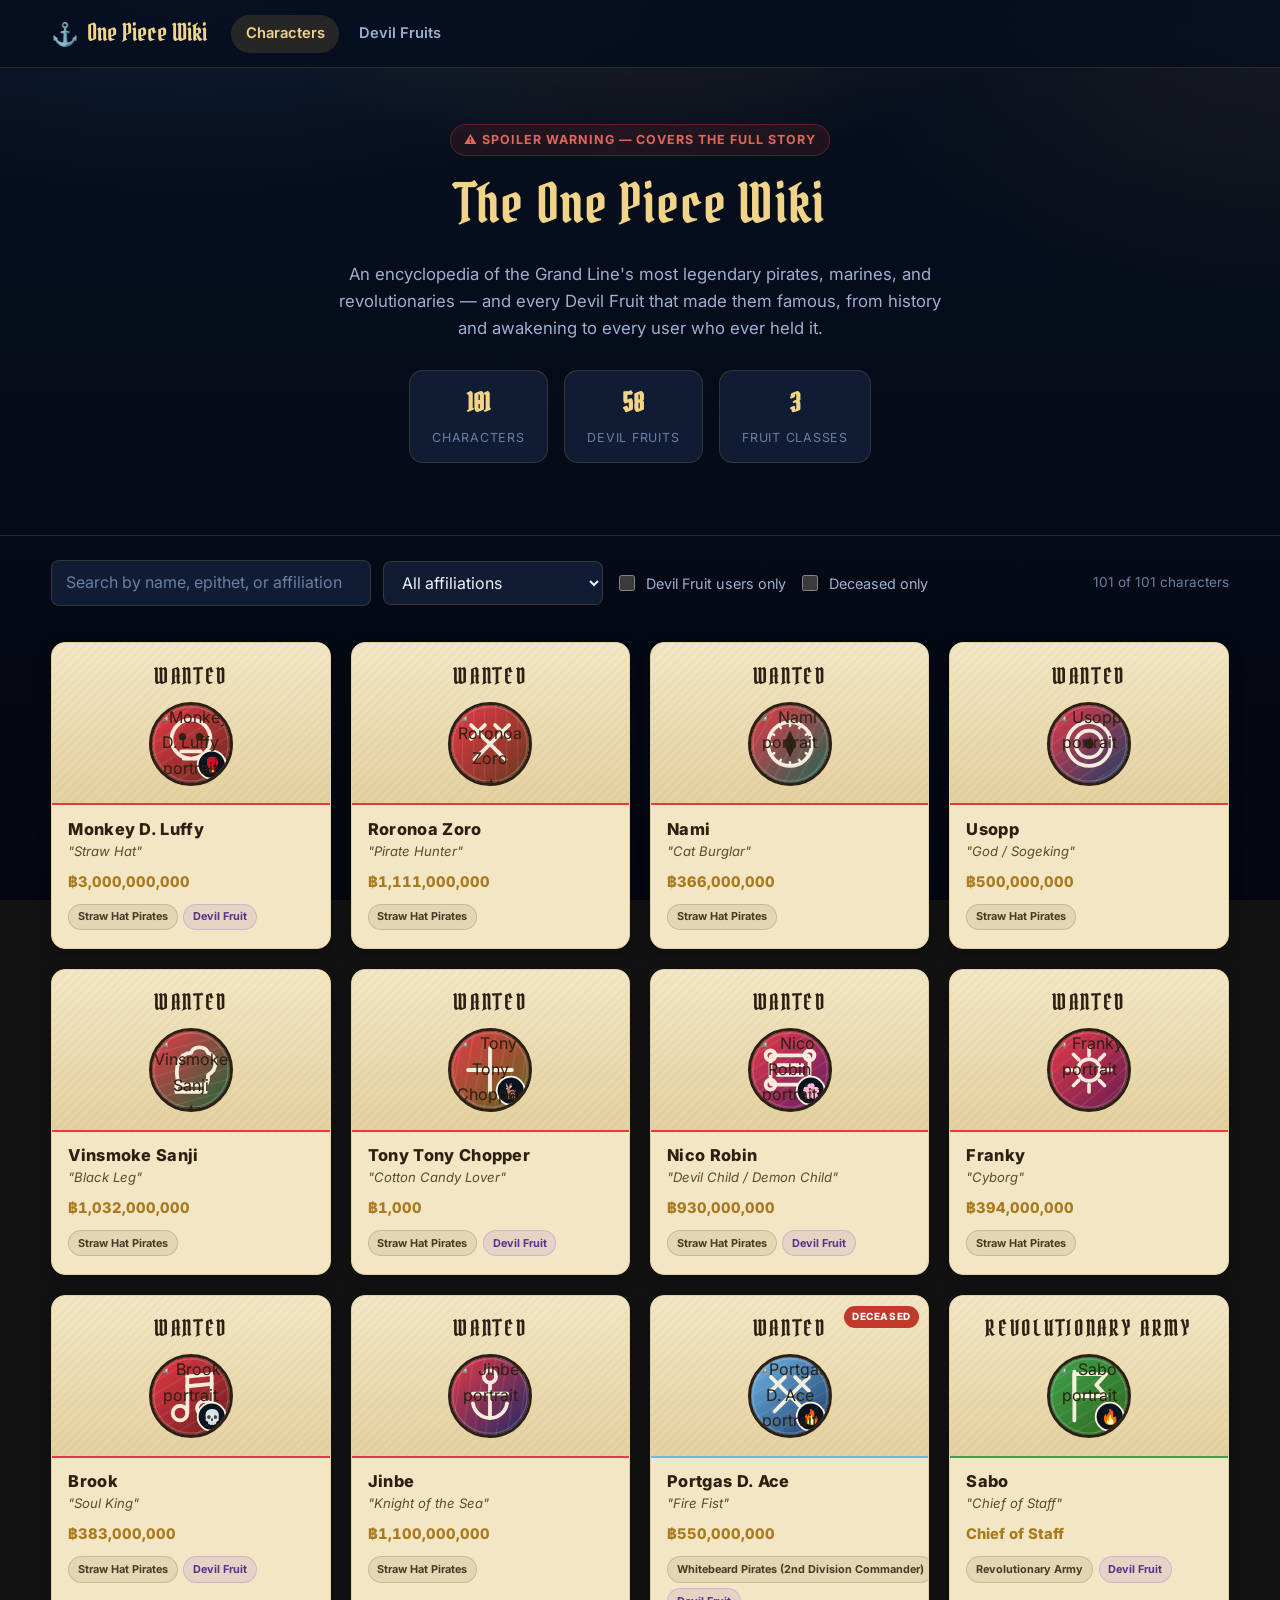
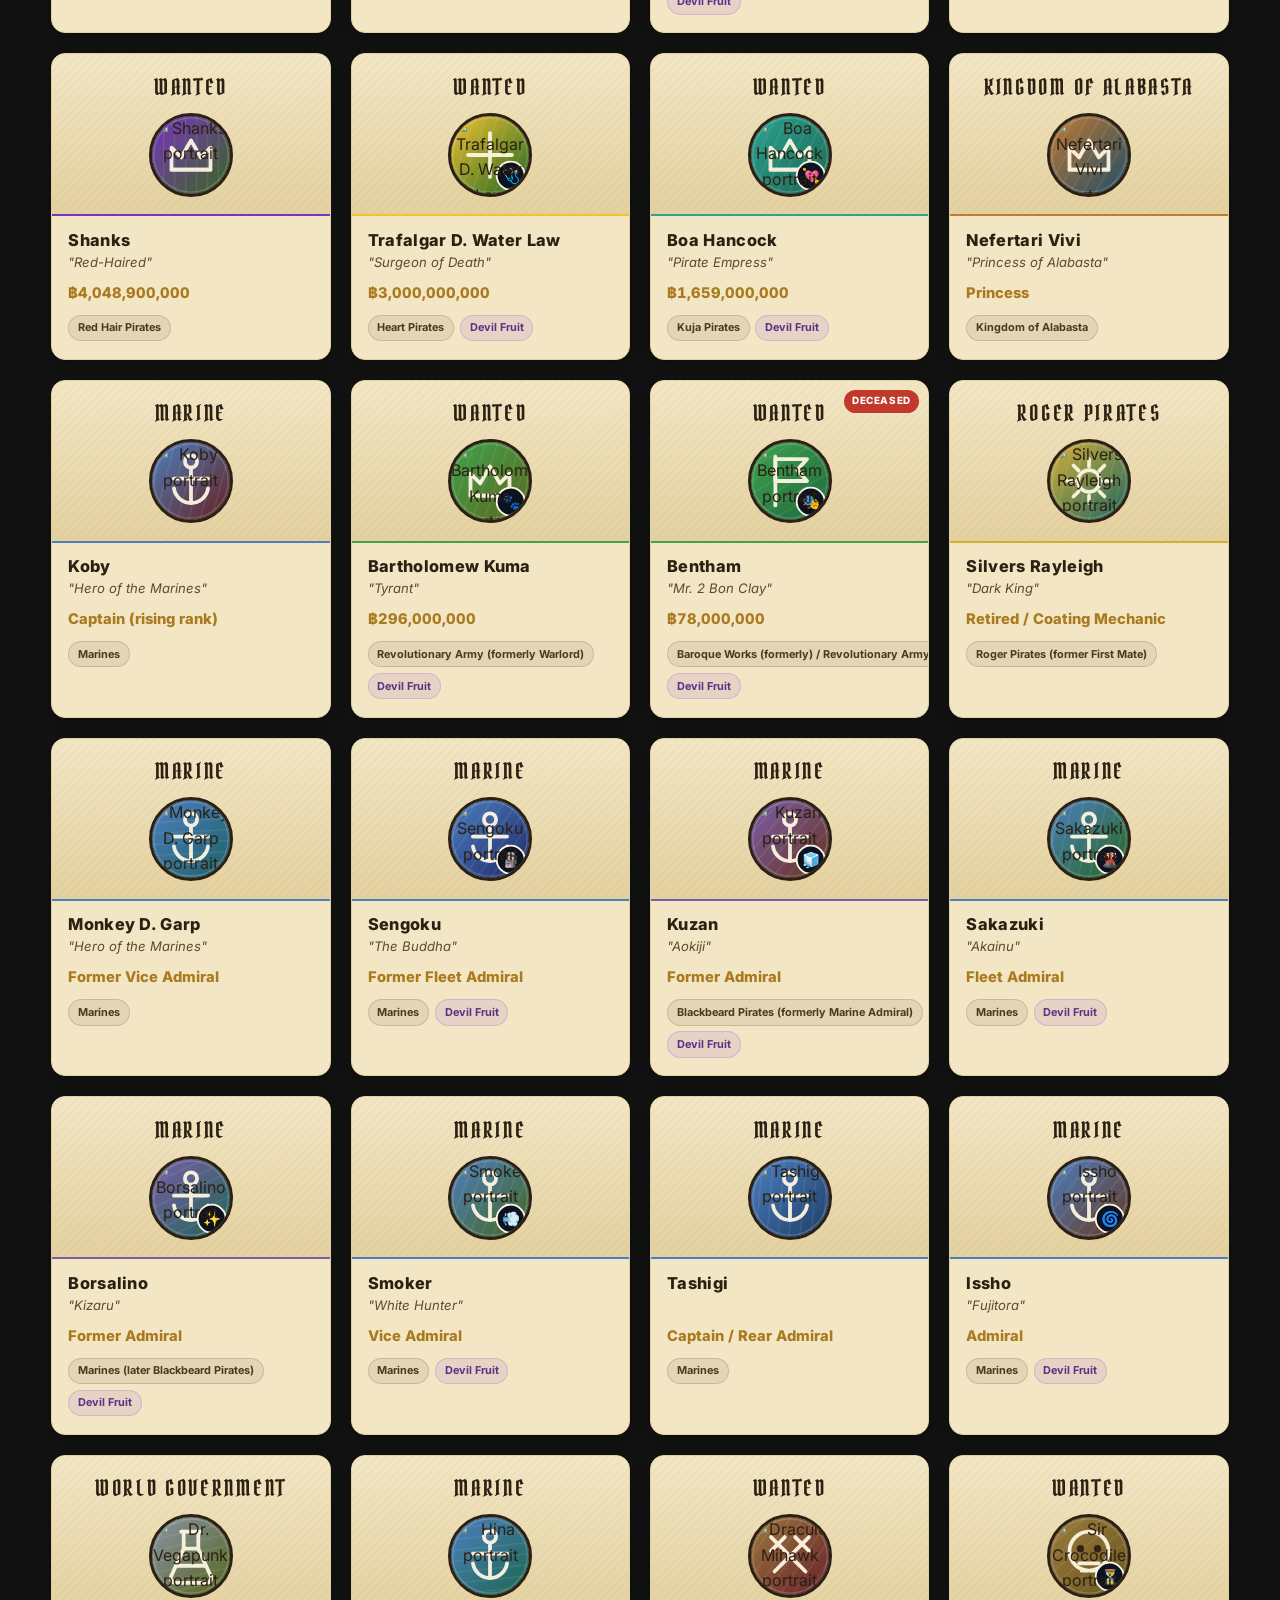
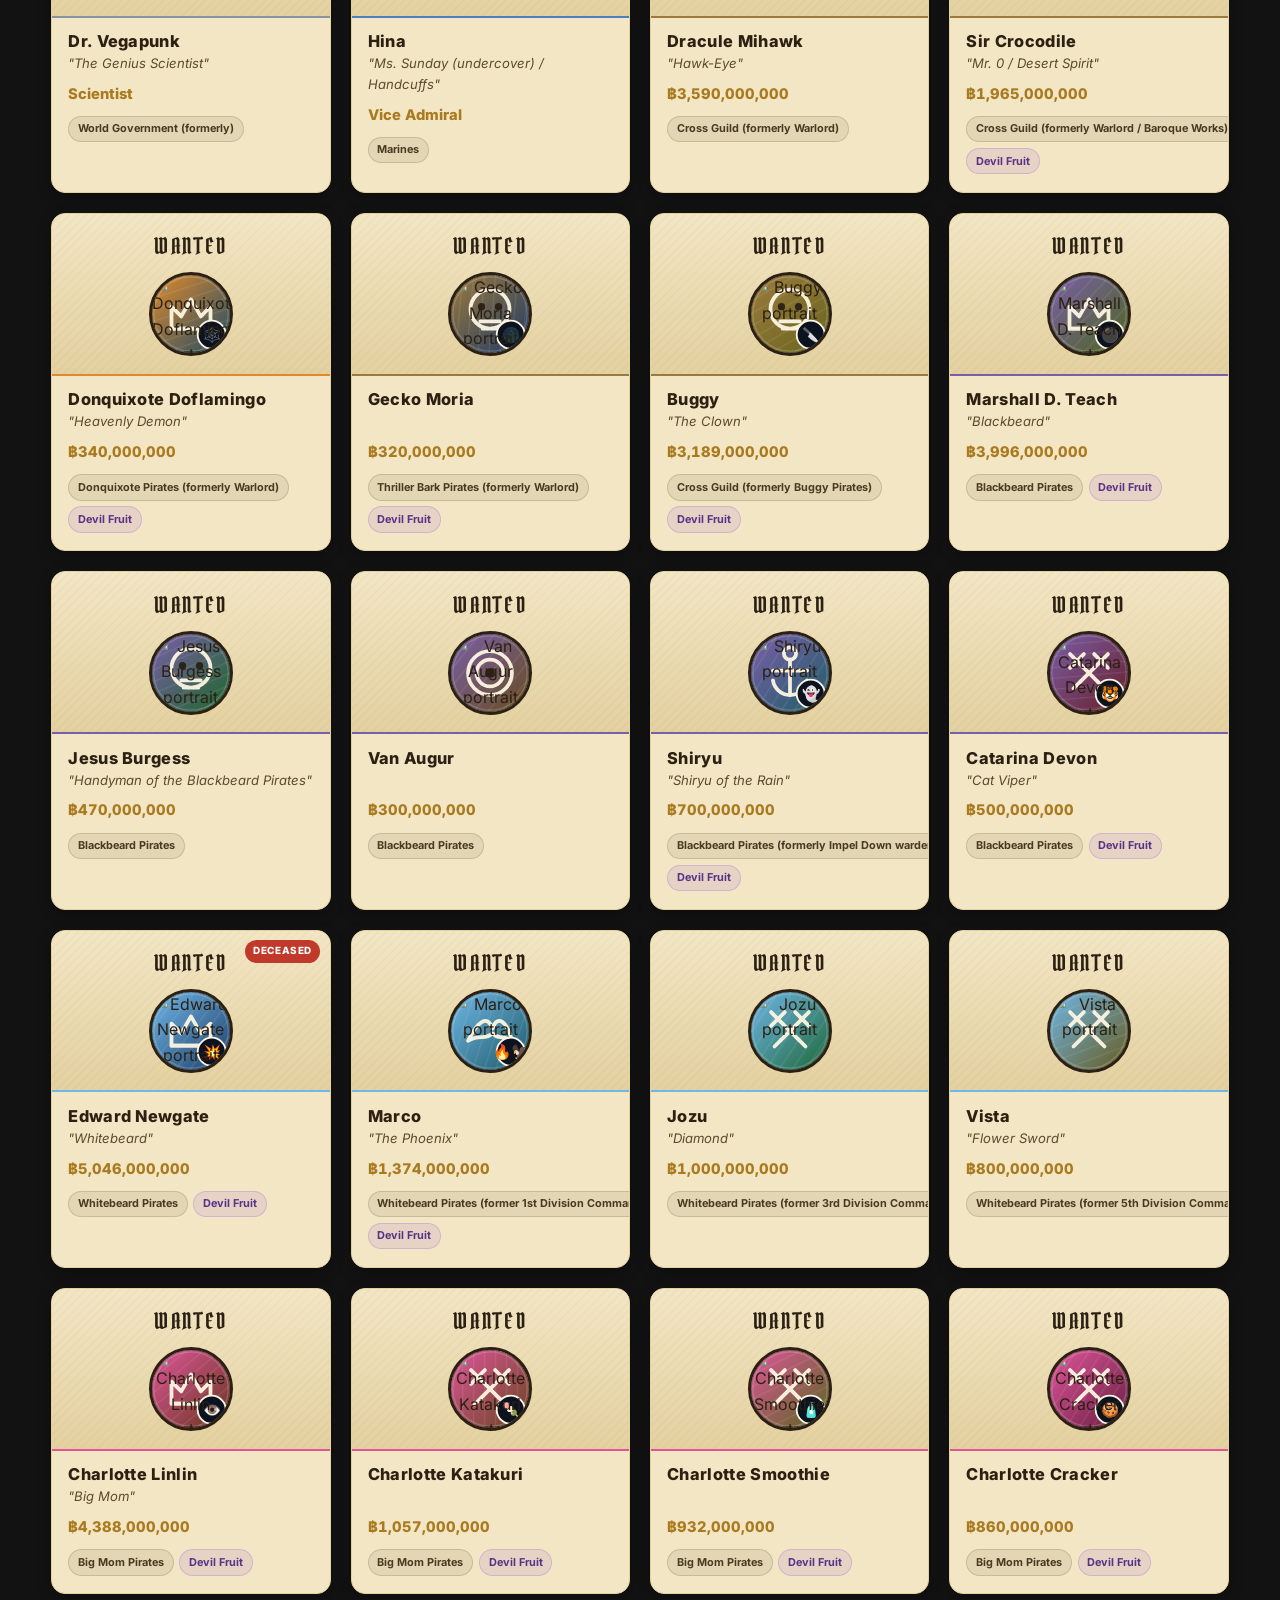
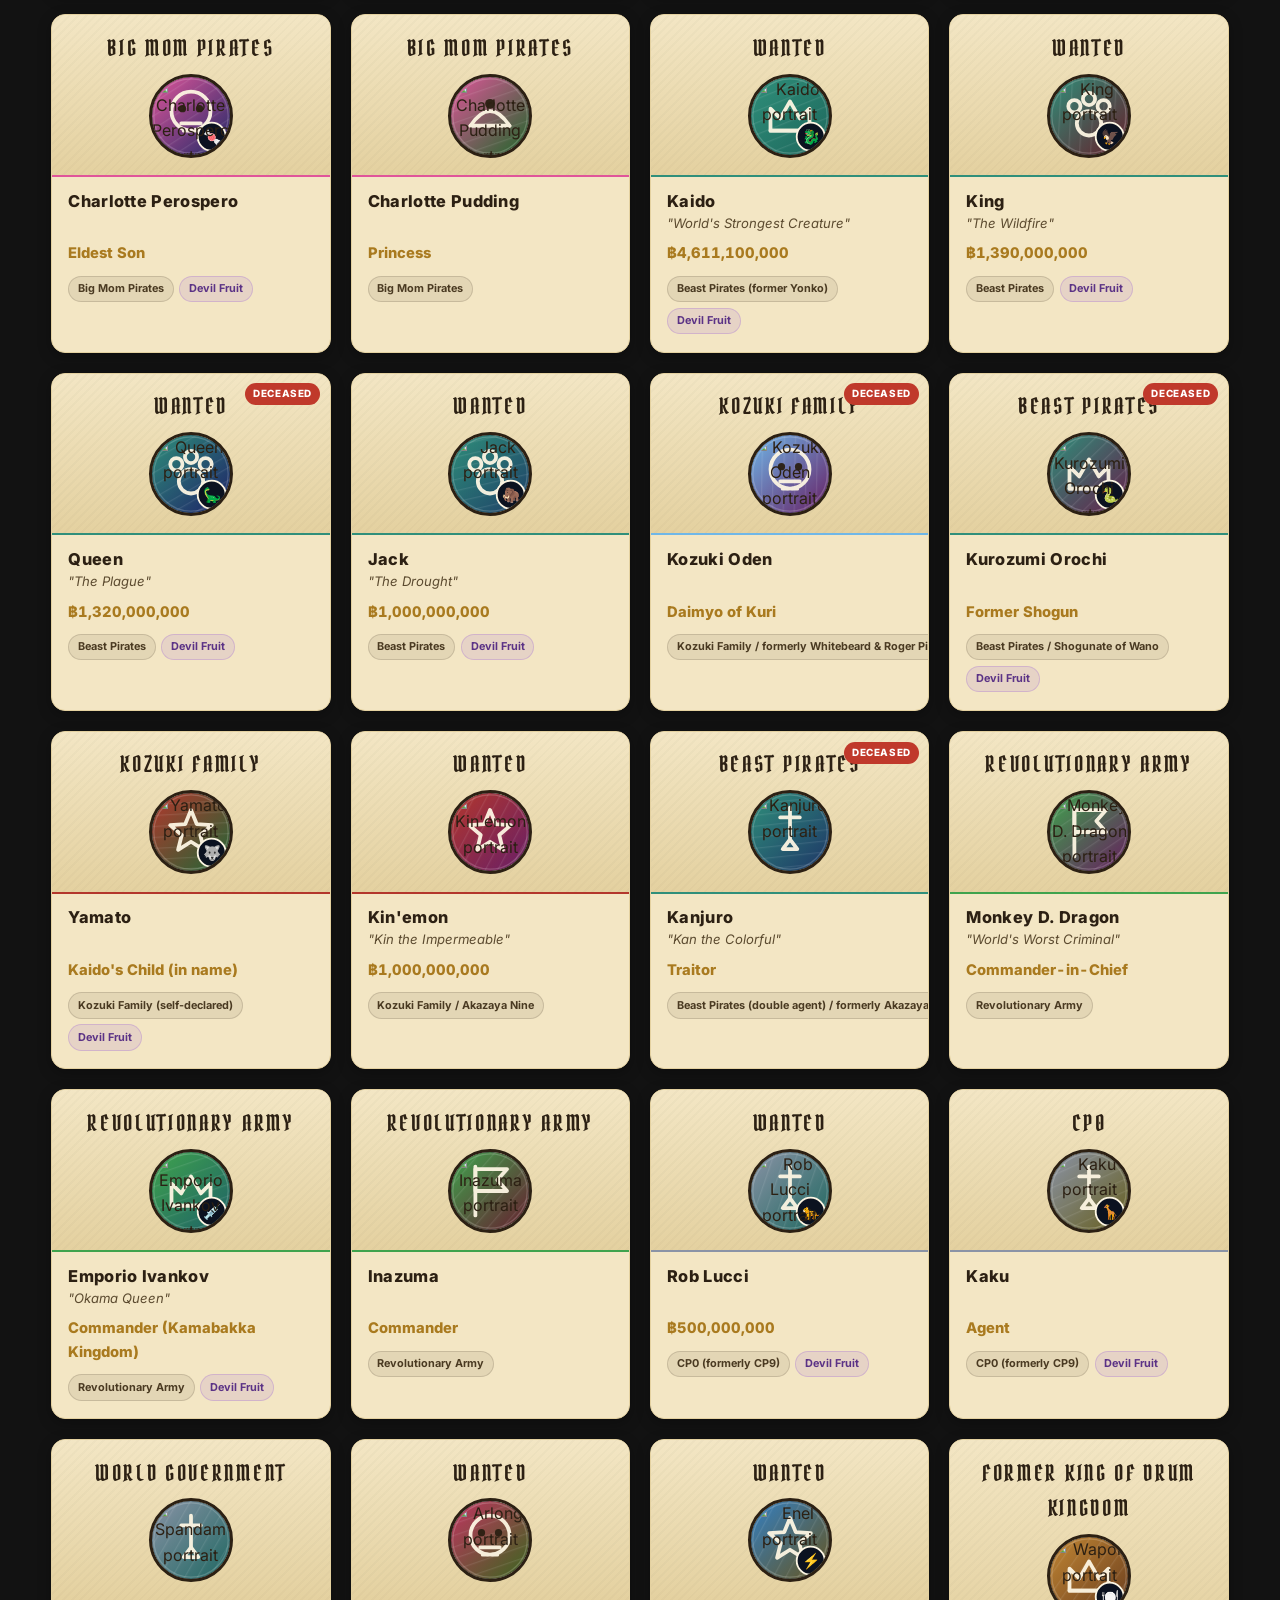
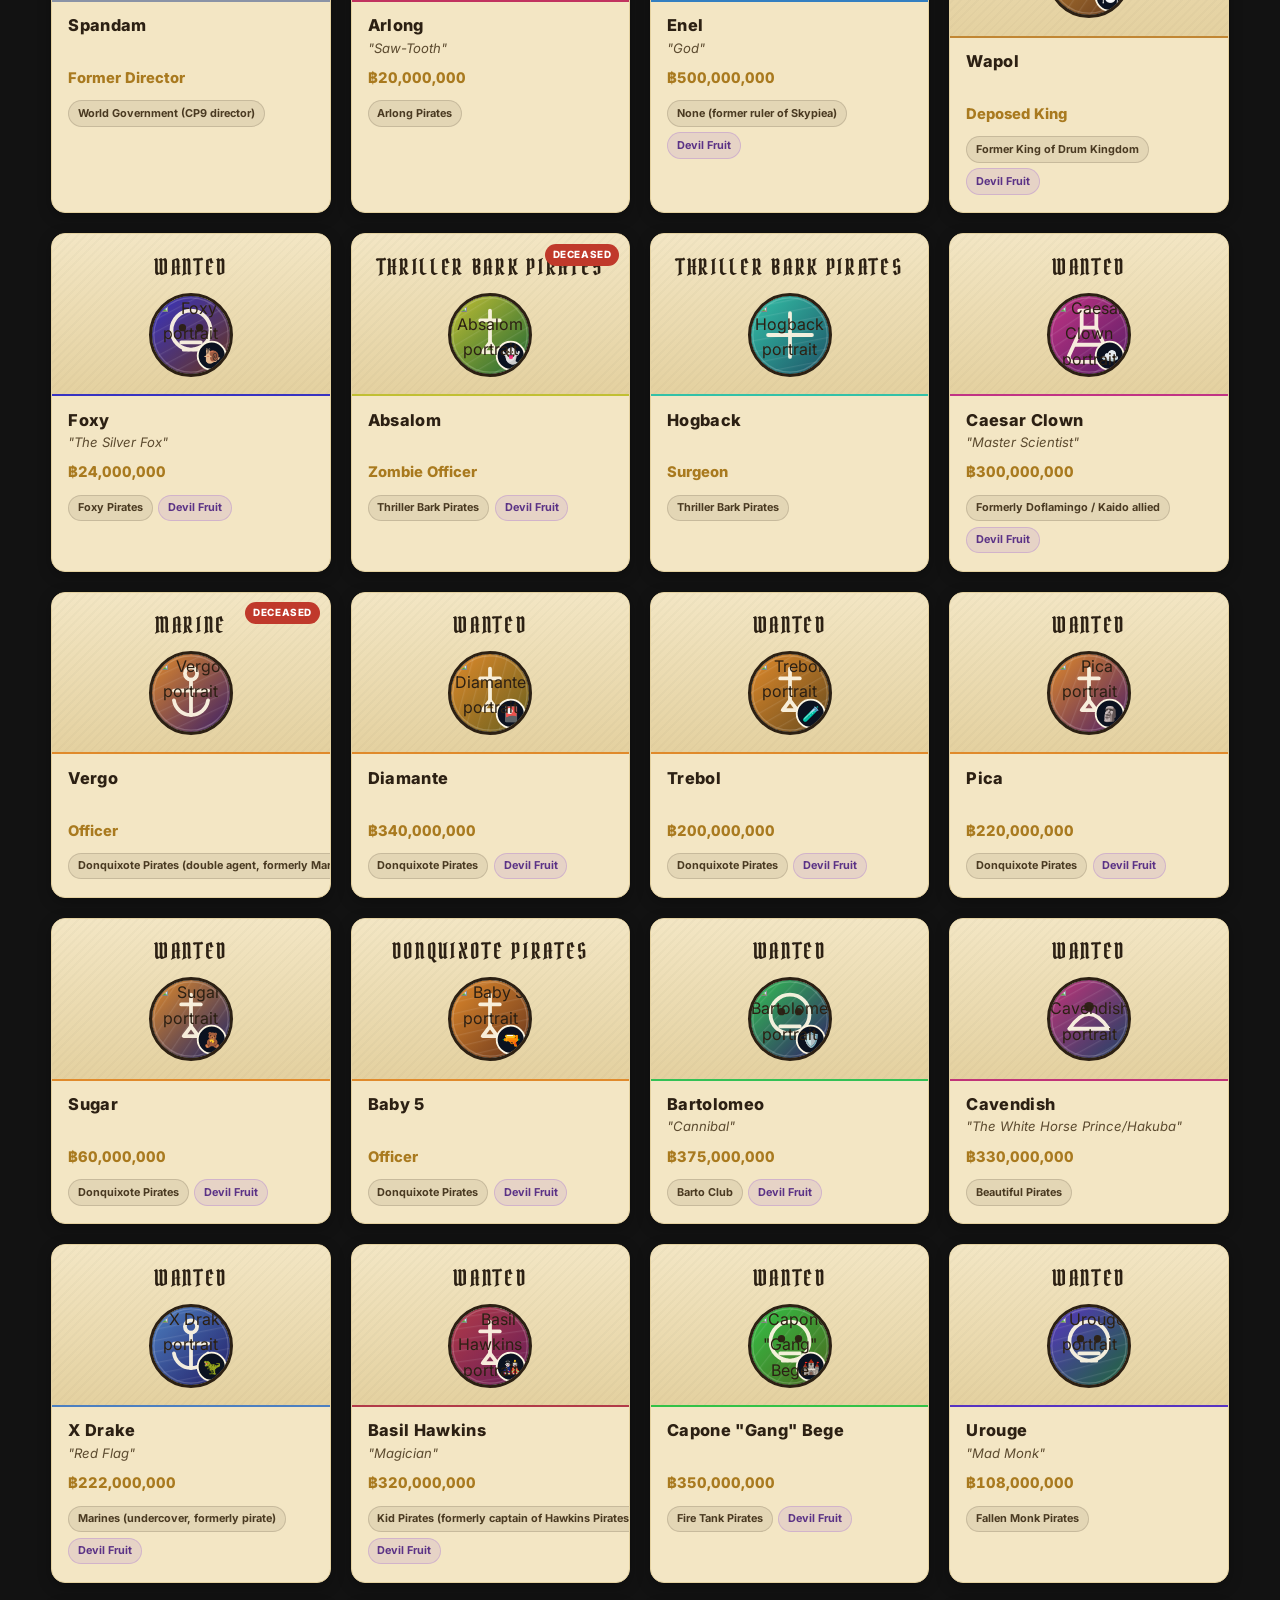
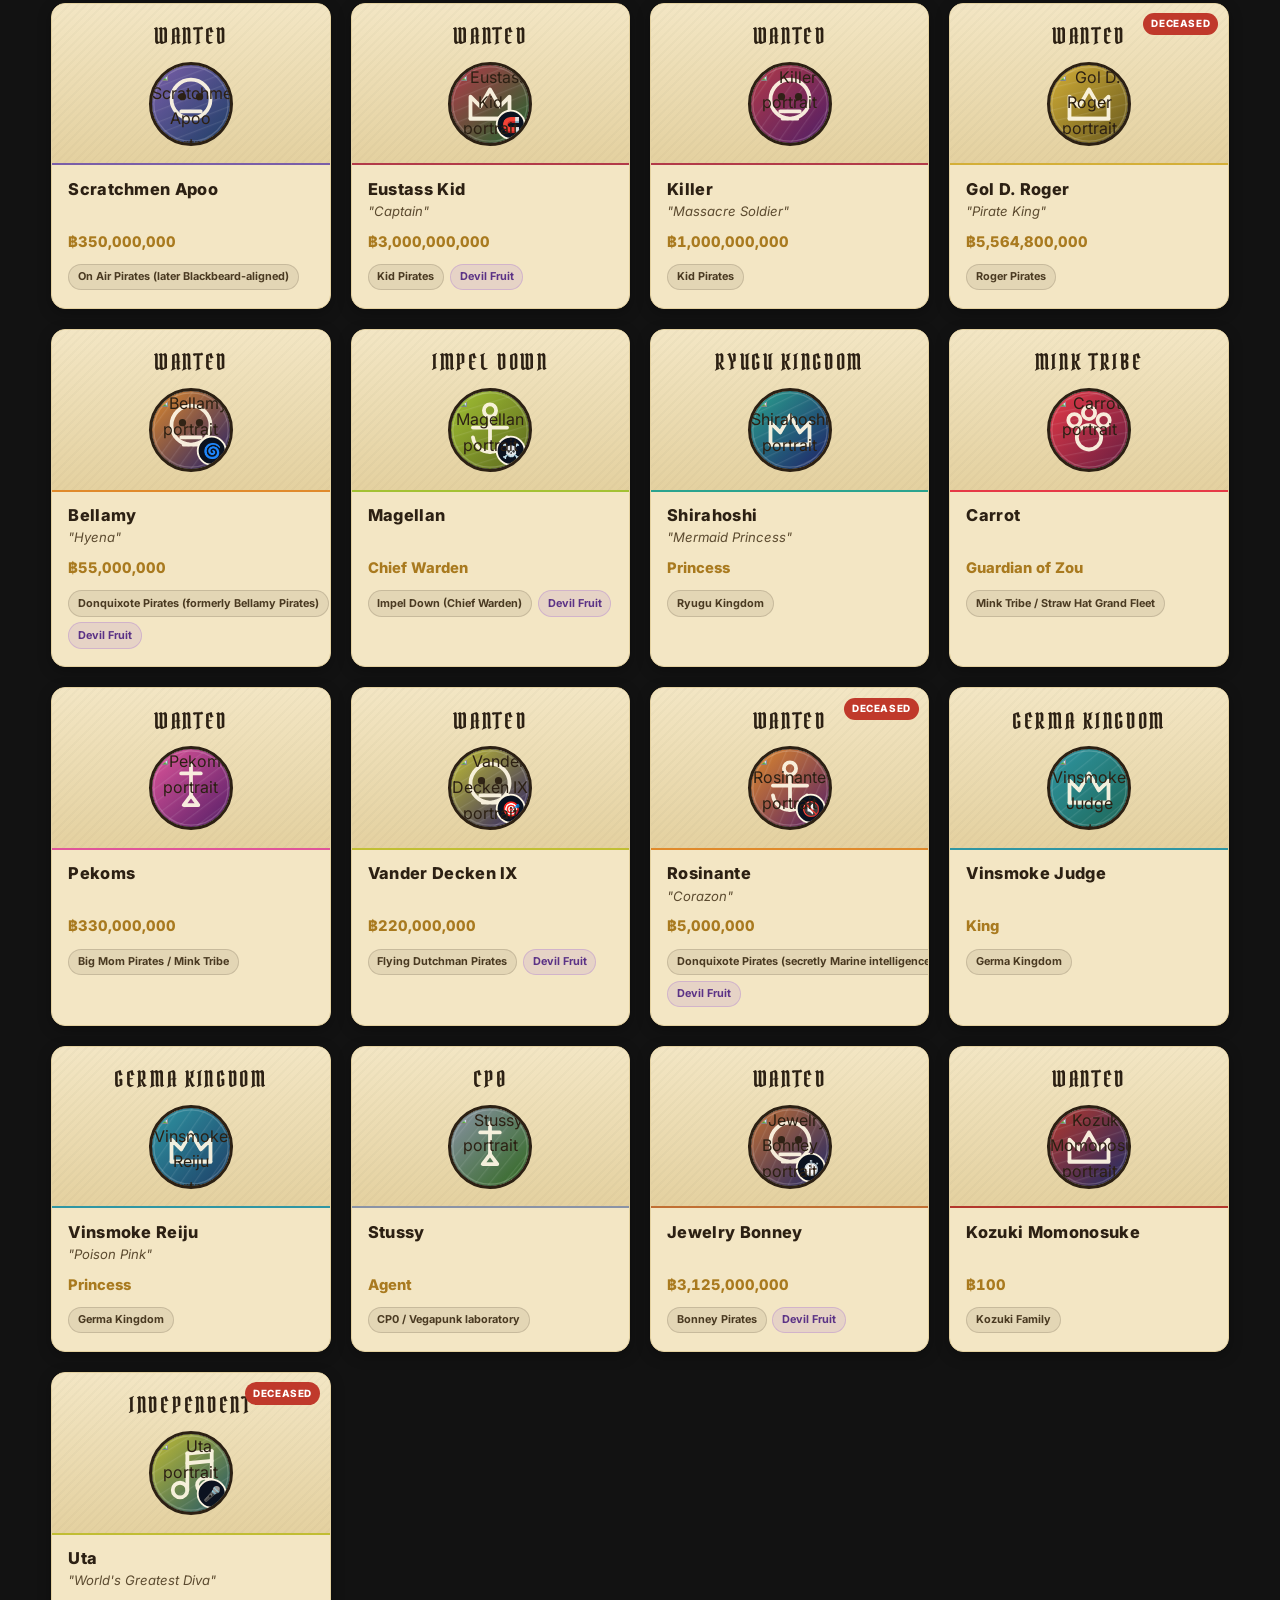
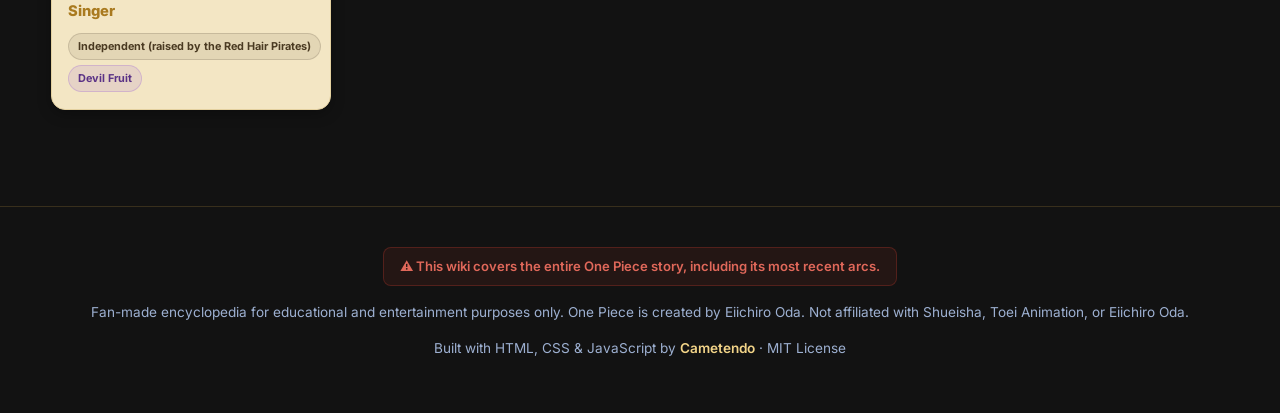
<file: index.html>
<!DOCTYPE html>
<html lang="en">
  <head>
    <meta charset="UTF-8" />
    <meta name="viewport" content="width=device-width, initial-scale=1.0" />
    <title>One Piece Wiki — Characters &amp; Devil Fruit Encyclopedia</title>
    <meta name="description" content="A fan-made encyclopedia of the 100 most well-known One Piece characters and every Devil Fruit they carry — history, powers, and prior users." />
    <link rel="icon" href="data:image/svg+xml,<svg xmlns=%22http://www.w3.org/2000/svg%22 viewBox=%220 0 100 100%22><text y=%22.9em%22 font-size=%2290%22>🏴‍☠️</text></svg>" />
    <link rel="stylesheet" href="css/styles.css" />
  </head>
  <body>
    <header class="site-header">
      <div class="container site-header__inner">
        <a class="brand" href="index.html"><span class="brand__mark">⚓</span> One Piece Wiki</a>
        <nav class="site-nav">
          <a href="index.html">Characters</a>
          <a href="fruits.html">Devil Fruits</a>
        </nav>
      </div>
    </header>

    <section class="hero">
      <div class="container hero__inner">
        <span class="hero__eyebrow">⚠ Spoiler warning — covers the full story</span>
        <h1>The One Piece Wiki</h1>
        <p class="hero__sub">
          An encyclopedia of the Grand Line's most legendary pirates, marines, and revolutionaries —
          and every Devil Fruit that made them famous, from history and awakening to every user who ever held it.
        </p>
        <div class="hero__stats">
          <div class="stat-pill"><strong id="stat-characters">100</strong><span>Characters</span></div>
          <div class="stat-pill"><strong id="stat-fruits">57</strong><span>Devil Fruits</span></div>
          <div class="stat-pill"><strong>3</strong><span>Fruit Classes</span></div>
        </div>
      </div>
    </section>

    <main>
      <section class="container">
        <div class="filter-bar">
          <input type="search" id="search-input" class="input" placeholder="Search by name, epithet, or affiliation…" autocomplete="off" />
          <select id="affiliation-select" class="select">
            <option value="">All affiliations</option>
          </select>
          <label class="checkbox"><input type="checkbox" id="fruit-only-checkbox" autocomplete="off" /> Devil Fruit users only</label>
          <label class="checkbox"><input type="checkbox" id="deceased-only-checkbox" autocomplete="off" /> Deceased only</label>
          <span class="filter-meta" id="result-count"></span>
        </div>
      </section>

      <section class="section container">
        <div class="grid character-grid" id="character-grid" aria-live="polite"></div>
      </section>
    </main>

    <footer class="site-footer">
      <div class="container">
        <span class="footer-warning">⚠ This wiki covers the entire One Piece story, including its most recent arcs.</span>
        <p>Fan-made encyclopedia for educational and entertainment purposes only. One Piece is created by Eiichiro Oda. Not affiliated with Shueisha, Toei Animation, or Eiichiro Oda.</p>
        <p>Built with HTML, CSS &amp; JavaScript by <a href="https://www.github.com/Cametendo" target="_blank" rel="noopener">Cametendo</a> · MIT License</p>
      </div>
    </footer>

    <script src="js/characters-data.js"></script>
    <script src="js/fruits-data.js"></script>
    <script src="js/portraits.js"></script>
    <script src="js/app.js"></script>
    <script src="js/main.js"></script>
  </body>
</html>
</file>
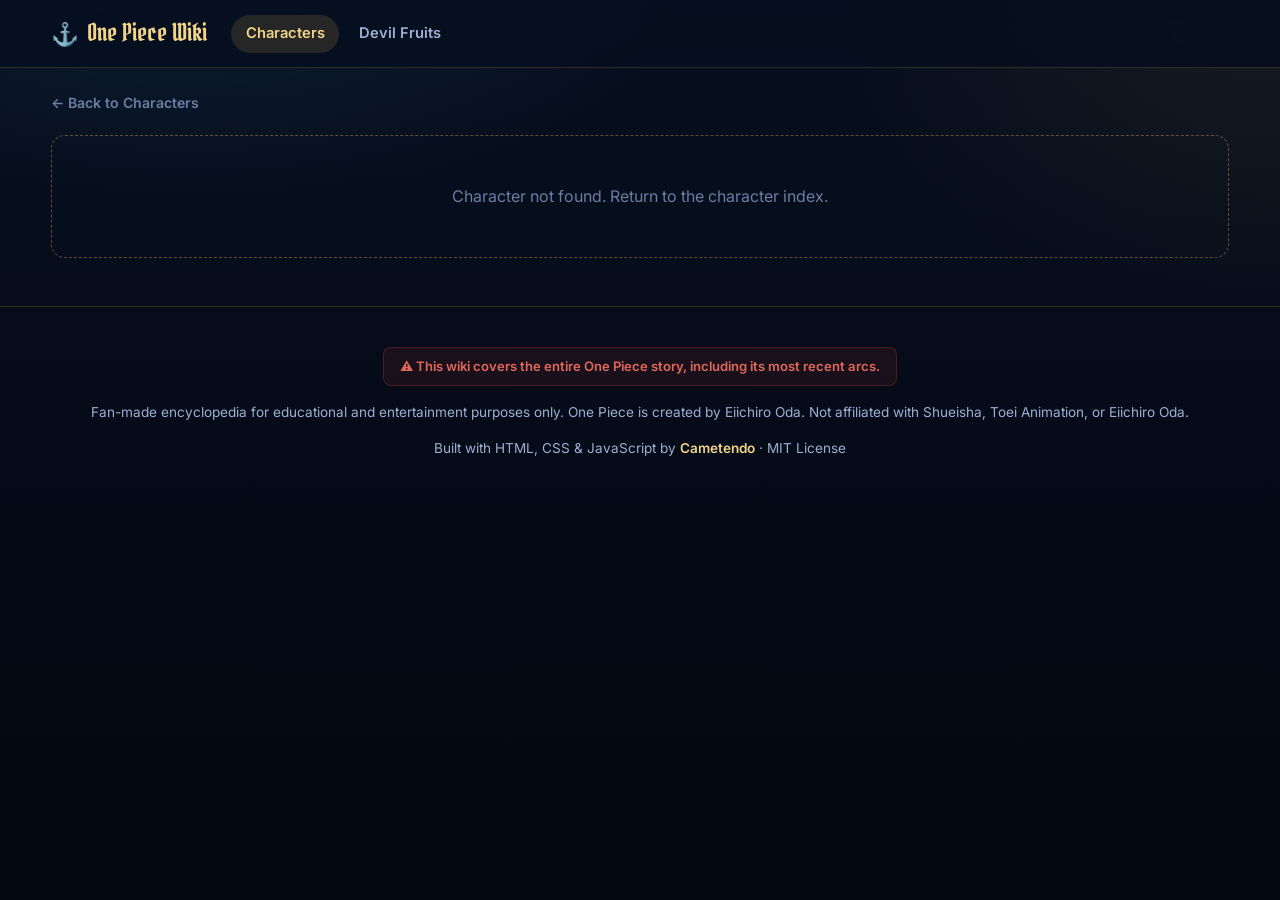
<file: character.html>
<!DOCTYPE html>
<html lang="en">
  <head>
    <meta charset="UTF-8" />
    <meta name="viewport" content="width=device-width, initial-scale=1.0" />
    <title>Character — One Piece Wiki</title>
    <meta name="description" content="Character profile: biography, stats, abilities, and Devil Fruit." />
    <link rel="icon" href="data:image/svg+xml,<svg xmlns=%22http://www.w3.org/2000/svg%22 viewBox=%220 0 100 100%22><text y=%22.9em%22 font-size=%2290%22>🏴‍☠️</text></svg>" />
    <link rel="stylesheet" href="css/styles.css" />
  </head>
  <body>
    <header class="site-header">
      <div class="container site-header__inner">
        <a class="brand" href="index.html"><span class="brand__mark">⚓</span> One Piece Wiki</a>
        <nav class="site-nav">
          <a href="index.html">Characters</a>
          <a href="fruits.html">Devil Fruits</a>
        </nav>
      </div>
    </header>

    <main class="container" id="character-root">
      <a class="back-link" href="index.html">← Back to Characters</a>
      <div id="character-content"><div class="empty-state">Loading character…</div></div>
    </main>

    <footer class="site-footer">
      <div class="container">
        <span class="footer-warning">⚠ This wiki covers the entire One Piece story, including its most recent arcs.</span>
        <p>Fan-made encyclopedia for educational and entertainment purposes only. One Piece is created by Eiichiro Oda. Not affiliated with Shueisha, Toei Animation, or Eiichiro Oda.</p>
        <p>Built with HTML, CSS &amp; JavaScript by <a href="https://www.github.com/Cametendo" target="_blank" rel="noopener">Cametendo</a> · MIT License</p>
      </div>
    </footer>

    <script src="js/characters-data.js"></script>
    <script src="js/fruits-data.js"></script>
    <script src="js/portraits.js"></script>
    <script src="js/app.js"></script>
    <script src="js/character.js"></script>
  </body>
</html>
</file>
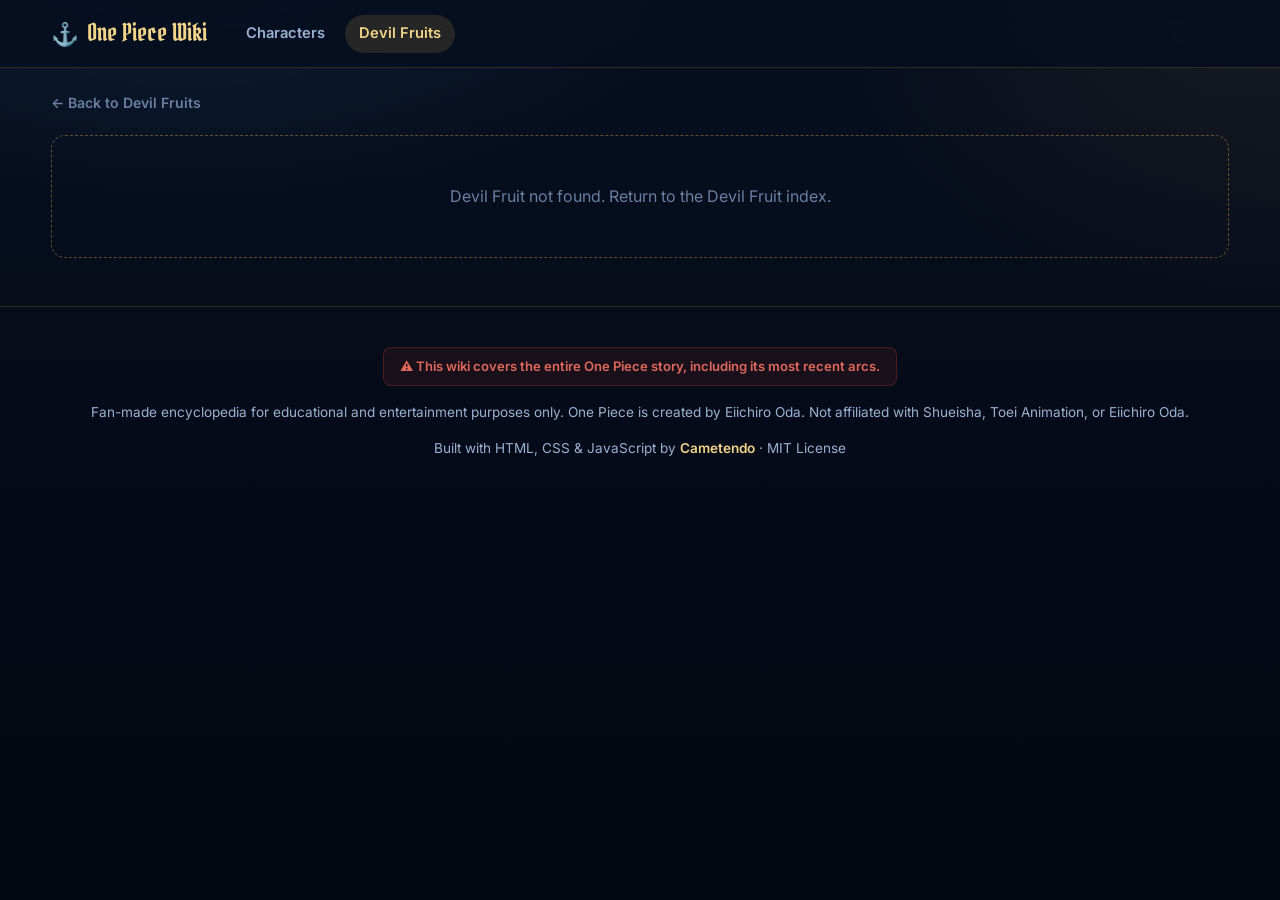
<file: fruit.html>
<!DOCTYPE html>
<html lang="en">
  <head>
    <meta charset="UTF-8" />
    <meta name="viewport" content="width=device-width, initial-scale=1.0" />
    <title>Devil Fruit — One Piece Wiki</title>
    <meta name="description" content="Devil Fruit history, powers, strengths, weaknesses, and every user who ever held it." />
    <link rel="icon" href="data:image/svg+xml,<svg xmlns=%22http://www.w3.org/2000/svg%22 viewBox=%220 0 100 100%22><text y=%22.9em%22 font-size=%2290%22>🏴‍☠️</text></svg>" />
    <link rel="stylesheet" href="css/styles.css" />
  </head>
  <body>
    <header class="site-header">
      <div class="container site-header__inner">
        <a class="brand" href="index.html"><span class="brand__mark">⚓</span> One Piece Wiki</a>
        <nav class="site-nav">
          <a href="index.html">Characters</a>
          <a href="fruits.html">Devil Fruits</a>
        </nav>
      </div>
    </header>

    <main class="container" id="fruit-root">
      <a class="back-link" href="fruits.html">← Back to Devil Fruits</a>
      <div id="fruit-content"><div class="empty-state">Loading Devil Fruit…</div></div>
    </main>

    <footer class="site-footer">
      <div class="container">
        <span class="footer-warning">⚠ This wiki covers the entire One Piece story, including its most recent arcs.</span>
        <p>Fan-made encyclopedia for educational and entertainment purposes only. One Piece is created by Eiichiro Oda. Not affiliated with Shueisha, Toei Animation, or Eiichiro Oda.</p>
        <p>Built with HTML, CSS &amp; JavaScript by <a href="https://www.github.com/Cametendo" target="_blank" rel="noopener">Cametendo</a> · MIT License</p>
      </div>
    </footer>

    <script src="js/characters-data.js"></script>
    <script src="js/fruits-data.js"></script>
    <script src="js/portraits.js"></script>
    <script src="js/app.js"></script>
    <script src="js/fruit.js"></script>
  </body>
</html>
</file>
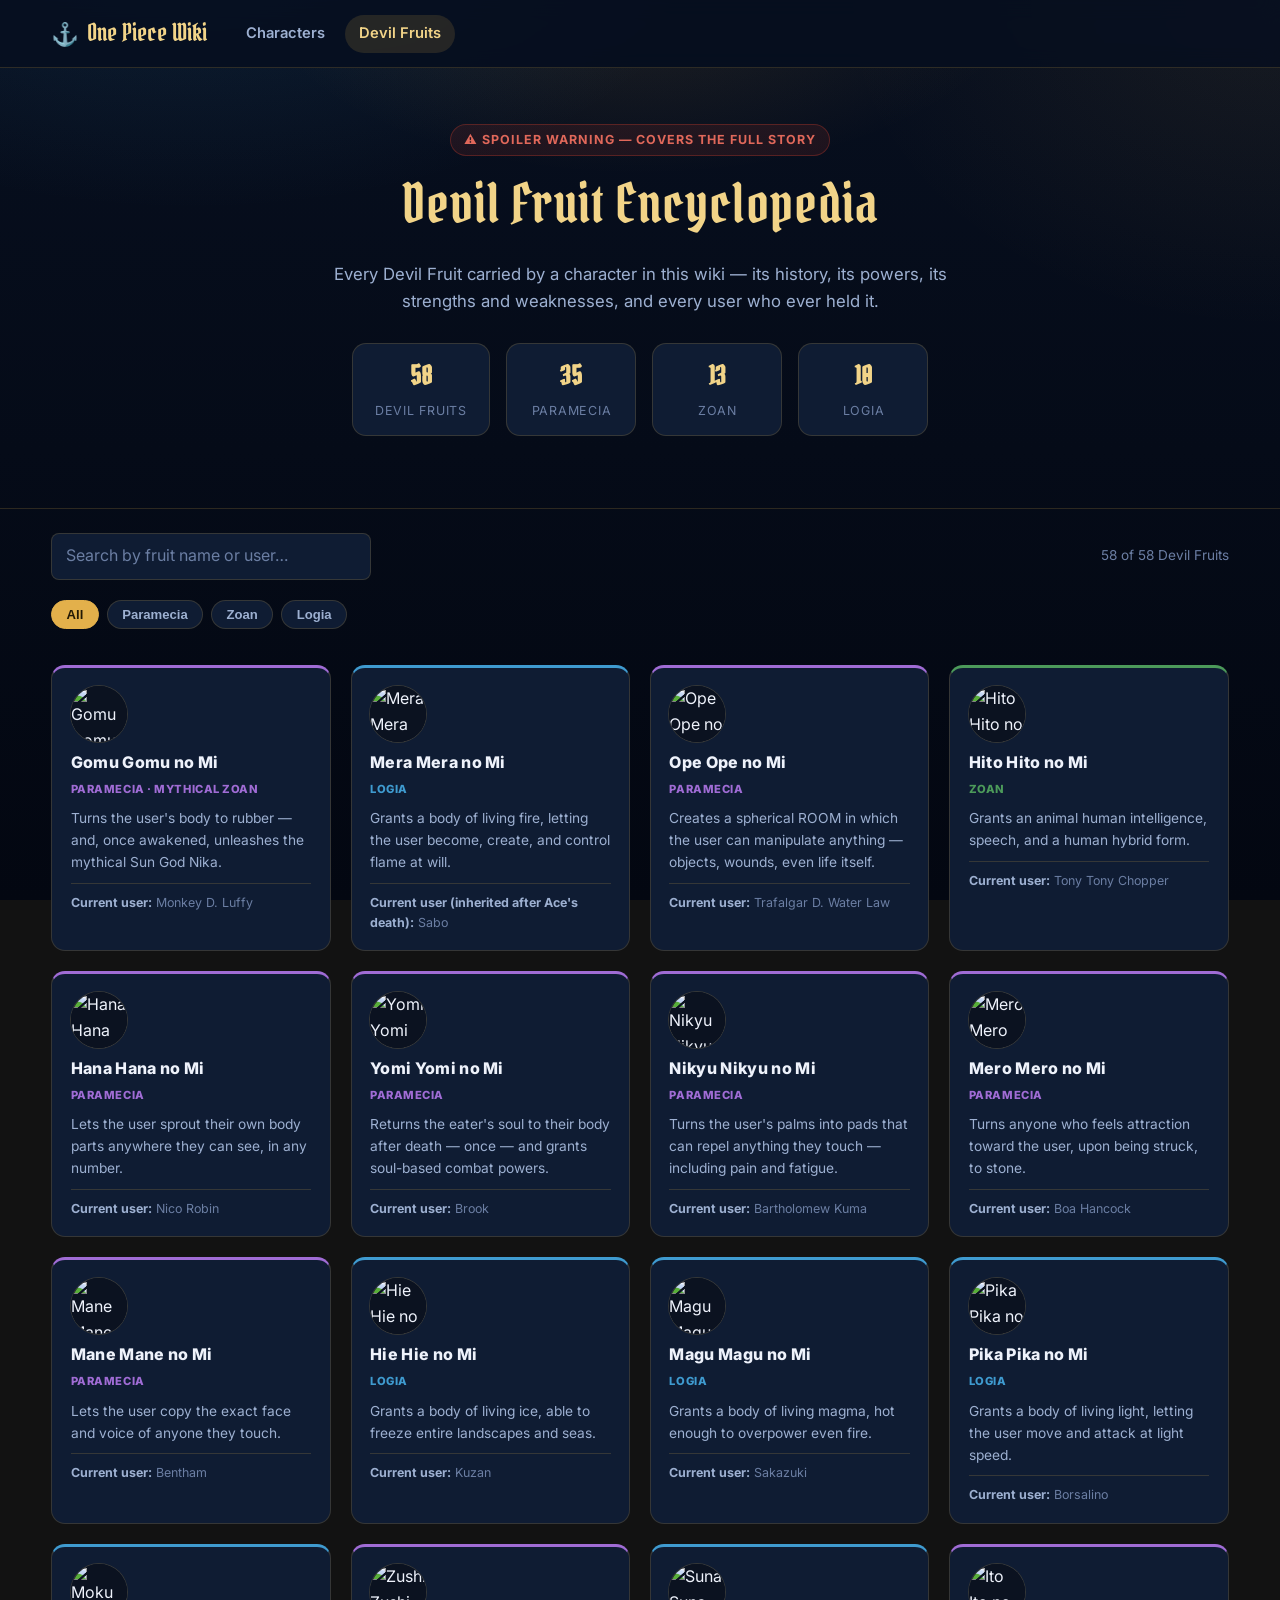
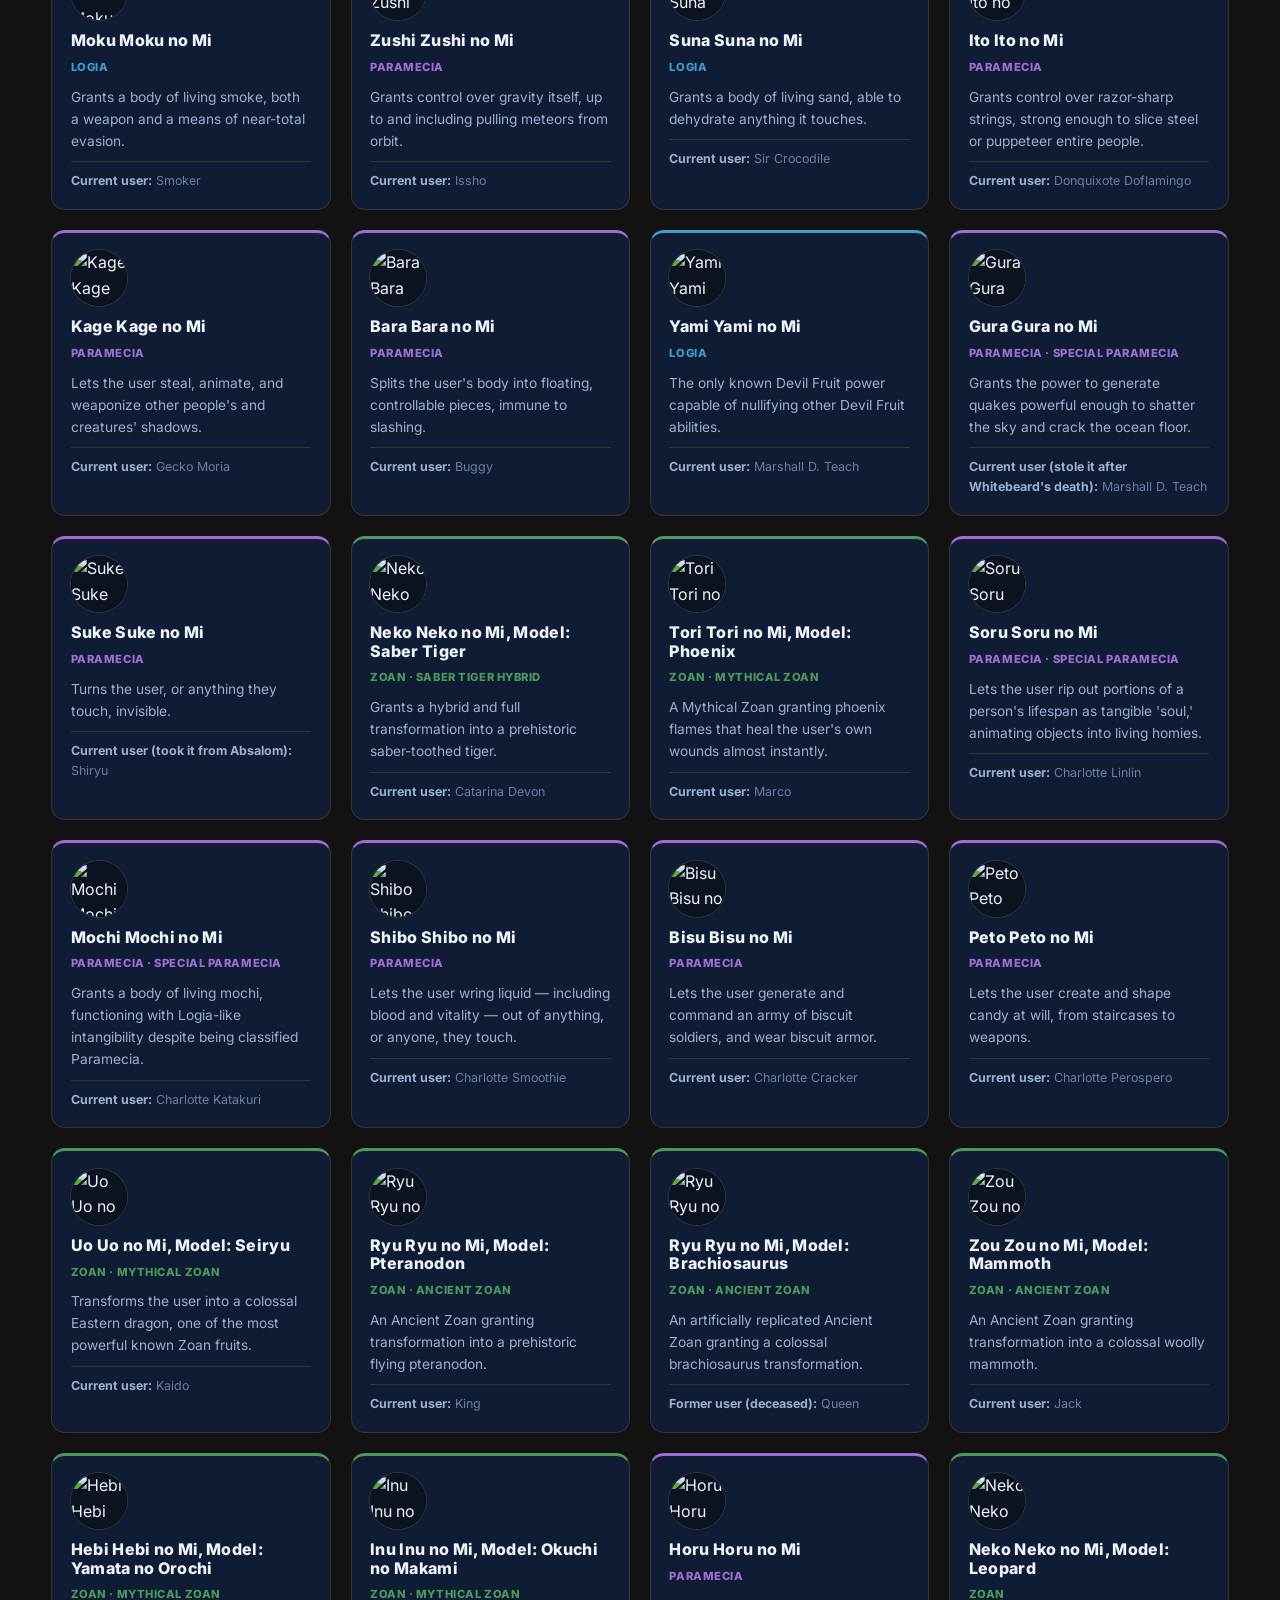
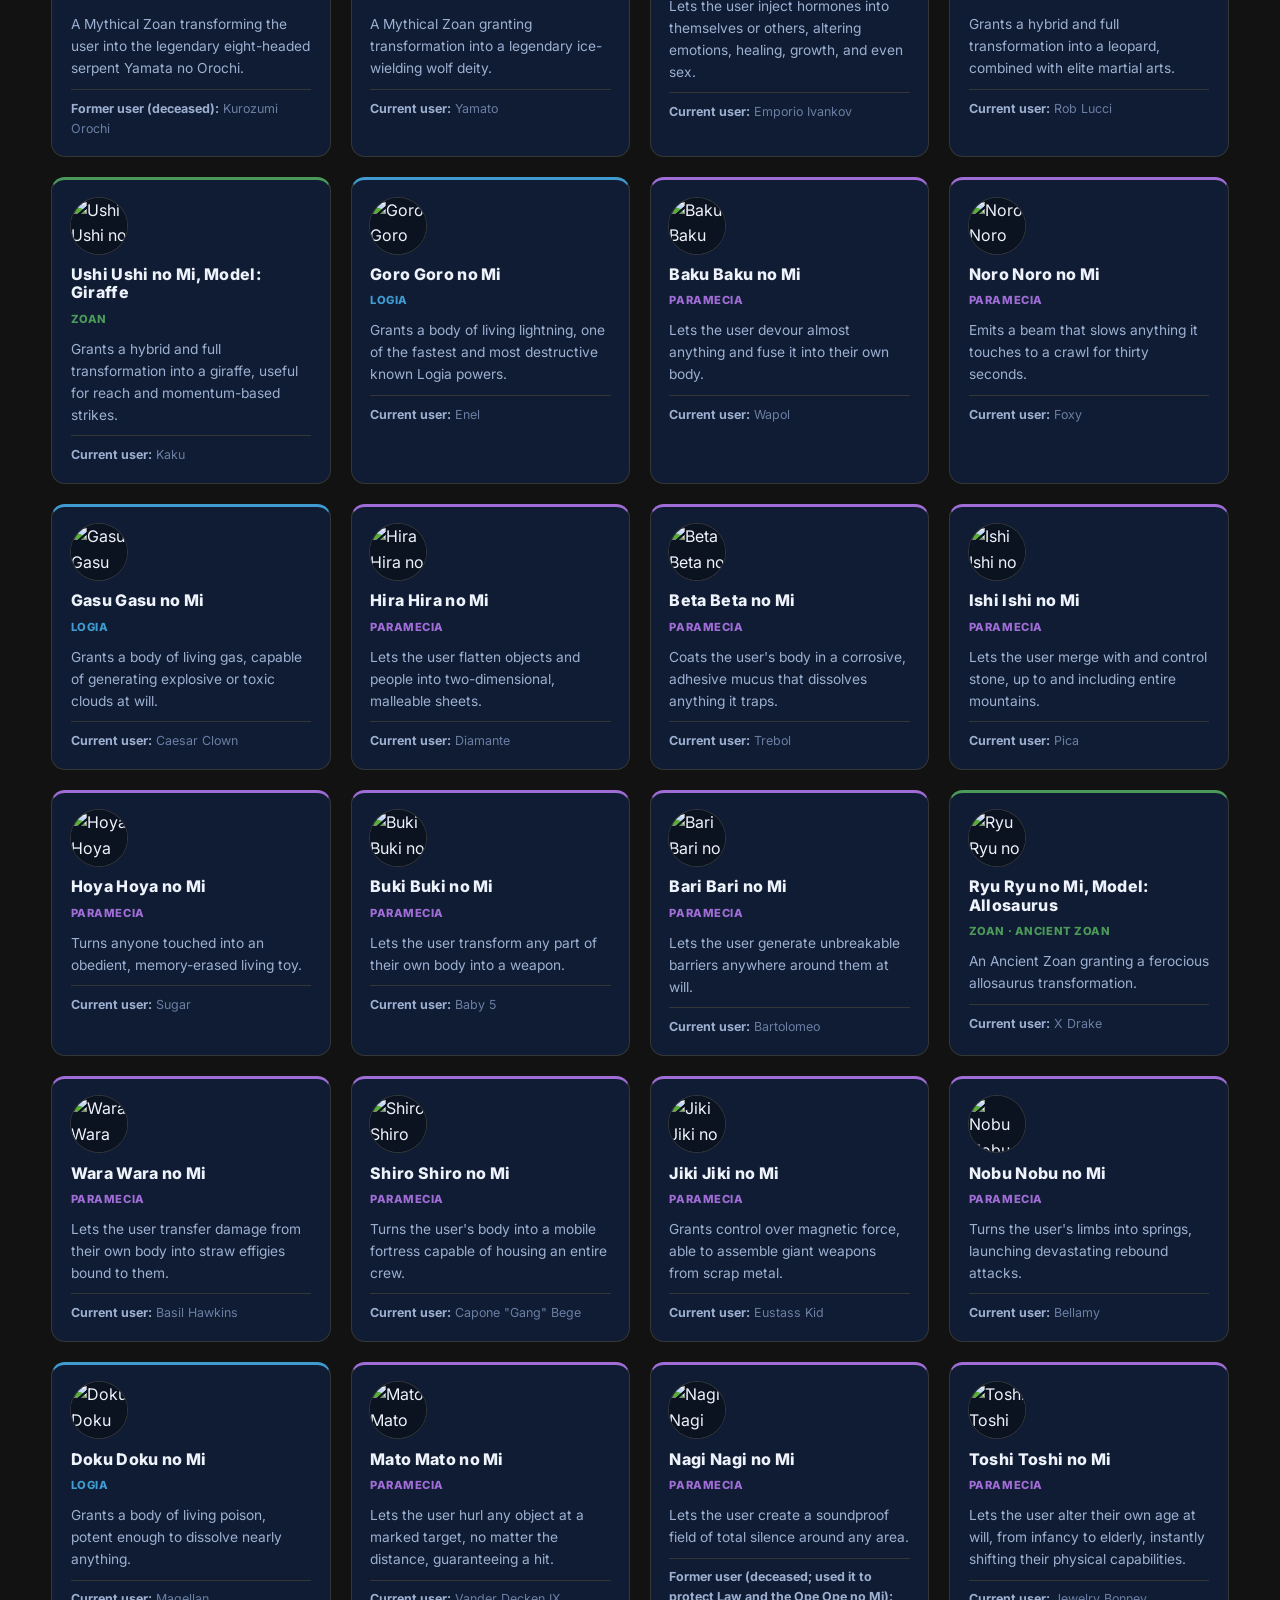
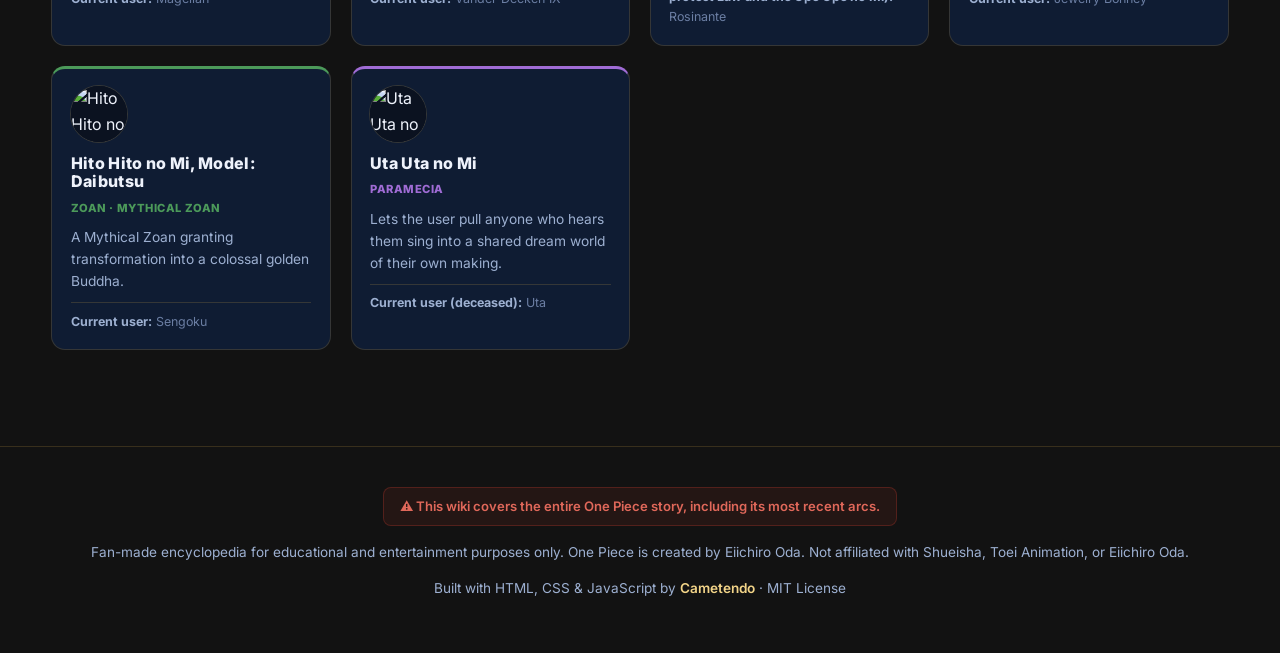
<file: fruits.html>
<!DOCTYPE html>
<html lang="en">
  <head>
    <meta charset="UTF-8" />
    <meta name="viewport" content="width=device-width, initial-scale=1.0" />
    <title>Devil Fruit Encyclopedia — One Piece Wiki</title>
    <meta name="description" content="Every Devil Fruit's history, powers, strengths, weaknesses, and full user lineage — Paramecia, Zoan, and Logia." />
    <link rel="icon" href="data:image/svg+xml,<svg xmlns=%22http://www.w3.org/2000/svg%22 viewBox=%220 0 100 100%22><text y=%22.9em%22 font-size=%2290%22>🏴‍☠️</text></svg>" />
    <link rel="stylesheet" href="css/styles.css" />
  </head>
  <body>
    <header class="site-header">
      <div class="container site-header__inner">
        <a class="brand" href="index.html"><span class="brand__mark">⚓</span> One Piece Wiki</a>
        <nav class="site-nav">
          <a href="index.html">Characters</a>
          <a href="fruits.html">Devil Fruits</a>
        </nav>
      </div>
    </header>

    <section class="hero">
      <div class="container hero__inner">
        <span class="hero__eyebrow">⚠ Spoiler warning — covers the full story</span>
        <h1>Devil Fruit Encyclopedia</h1>
        <p class="hero__sub">
          Every Devil Fruit carried by a character in this wiki — its history, its powers,
          its strengths and weaknesses, and every user who ever held it.
        </p>
        <div class="hero__stats">
          <div class="stat-pill"><strong id="stat-fruits">57</strong><span>Devil Fruits</span></div>
          <div class="stat-pill"><strong id="stat-paramecia">0</strong><span>Paramecia</span></div>
          <div class="stat-pill"><strong id="stat-zoan">0</strong><span>Zoan</span></div>
          <div class="stat-pill"><strong id="stat-logia">0</strong><span>Logia</span></div>
        </div>
      </div>
    </section>

    <main>
      <section class="container">
        <div class="filter-bar">
          <input type="search" id="search-input" class="input" placeholder="Search by fruit name or user…" autocomplete="off" />
          <span class="filter-meta" id="result-count"></span>
        </div>
        <div class="chip-row" id="category-chips"></div>
      </section>

      <section class="section container">
        <div class="grid fruit-grid" id="fruit-grid" aria-live="polite"></div>
      </section>
    </main>

    <footer class="site-footer">
      <div class="container">
        <span class="footer-warning">⚠ This wiki covers the entire One Piece story, including its most recent arcs.</span>
        <p>Fan-made encyclopedia for educational and entertainment purposes only. One Piece is created by Eiichiro Oda. Not affiliated with Shueisha, Toei Animation, or Eiichiro Oda.</p>
        <p>Built with HTML, CSS &amp; JavaScript by <a href="https://www.github.com/Cametendo" target="_blank" rel="noopener">Cametendo</a> · MIT License</p>
      </div>
    </footer>

    <script src="js/characters-data.js"></script>
    <script src="js/fruits-data.js"></script>
    <script src="js/portraits.js"></script>
    <script src="js/app.js"></script>
    <script src="js/fruits.js"></script>
  </body>
</html>
</file>
<file: css/styles.css>
@import url('https://fonts.googleapis.com/css2?family=Pirata+One&family=Inter:wght@400;500;600;700;800&display=swap');

/* ---------- Design tokens ---------- */
:root {
  color-scheme: dark;

  --bg: #070f1f;
  --bg-deep: #030711;
  --surface: #0f1c33;
  --surface-2: #142748;
  --surface-border: rgba(227, 176, 75, 0.18);
  --surface-border-strong: rgba(227, 176, 75, 0.4);

  --text: #eef2fb;
  --text-muted: #9db0d1;
  --text-faint: #6b7ea3;

  --gold: #e3b04b;
  --gold-soft: #f2d488;
  --gold-deep: #a97a1f;
  --red: #c0392b;
  --red-soft: #e0685a;
  --parchment: #f3e6c4;
  --parchment-dark: #e4d1a0;
  --ink: #2c2013;

  --paramecia: #a06cd5;
  --zoan: #4c9a5a;
  --logia: #3f9bd0;
  --mythical: #e3b04b;

  --radius-sm: 8px;
  --radius: 14px;
  --radius-lg: 22px;
  --shadow: 0 12px 30px rgba(0, 0, 0, 0.35);
  --shadow-sm: 0 4px 14px rgba(0, 0, 0, 0.28);

  --font-display: 'Pirata One', 'Georgia', serif;
  --font-body: 'Inter', -apple-system, BlinkMacSystemFont, 'Segoe UI', sans-serif;
}

* { box-sizing: border-box; }

html { scroll-behavior: smooth; }

body {
  margin: 0;
  font-family: var(--font-body);
  color: var(--text);
  line-height: 1.6;
  background:
    radial-gradient(ellipse 900px 500px at 15% -10%, rgba(63, 155, 208, 0.14), transparent 60%),
    radial-gradient(ellipse 800px 600px at 100% 0%, rgba(227, 176, 75, 0.08), transparent 55%),
    linear-gradient(180deg, var(--bg) 0%, var(--bg-deep) 100%);
  background-attachment: fixed;
  min-height: 100vh;
}

img { max-width: 100%; display: block; }

a { color: inherit; text-decoration: none; }

h1, h2, h3, h4 {
  font-family: var(--font-display);
  font-weight: 400;
  letter-spacing: 0.02em;
  line-height: 1.15;
  margin: 0 0 0.5em;
  color: var(--gold-soft);
}

h1 { font-size: clamp(2.2rem, 5vw, 3.4rem); }
h2 { font-size: clamp(1.35rem, 3vw, 1.75rem); }
h3 { font-size: 1.15rem; }

p { margin: 0 0 1em; color: var(--text-muted); }

.container {
  width: min(1180px, 92%);
  margin-inline: auto;
}

/* ---------- Header / nav ---------- */
.site-header {
  position: sticky;
  top: 0;
  z-index: 50;
  background: rgba(7, 15, 31, 0.85);
  backdrop-filter: blur(10px);
  border-bottom: 1px solid var(--surface-border);
}

.site-header__inner {
  display: flex;
  align-items: center;
  gap: 1.5rem;
  padding: 0.9rem 0;
  flex-wrap: wrap;
}

.brand {
  font-family: var(--font-display);
  font-size: 1.5rem;
  color: var(--gold-soft);
  display: flex;
  align-items: center;
  gap: 0.5rem;
  white-space: nowrap;
}

.brand__mark { font-size: 1.4rem; }

.site-nav {
  display: flex;
  gap: 0.35rem;
  flex-wrap: wrap;
}

.site-nav a {
  padding: 0.45rem 0.9rem;
  border-radius: 999px;
  font-weight: 600;
  font-size: 0.92rem;
  color: var(--text-muted);
  transition: background 0.15s, color 0.15s;
}

.site-nav a:hover,
.site-nav a.is-active {
  background: rgba(227, 176, 75, 0.14);
  color: var(--gold-soft);
}

.site-header__search {
  margin-left: auto;
  min-width: 200px;
  flex: 1 1 220px;
  max-width: 320px;
}

/* ---------- Buttons / inputs ---------- */
.input,
.select {
  width: 100%;
  font: inherit;
  color: var(--text);
  background: var(--surface);
  border: 1px solid var(--surface-border);
  border-radius: var(--radius-sm);
  padding: 0.6rem 0.85rem;
  outline: none;
  transition: border-color 0.15s, box-shadow 0.15s;
}

.input::placeholder { color: var(--text-faint); }

.input:focus,
.select:focus {
  border-color: var(--gold);
  box-shadow: 0 0 0 3px rgba(227, 176, 75, 0.18);
}

.checkbox {
  display: inline-flex;
  align-items: center;
  gap: 0.5rem;
  font-size: 0.9rem;
  color: var(--text-muted);
  white-space: nowrap;
  cursor: pointer;
}

.checkbox input { accent-color: var(--gold); width: 16px; height: 16px; }

.btn {
  display: inline-flex;
  align-items: center;
  gap: 0.4rem;
  font: inherit;
  font-weight: 600;
  font-size: 0.9rem;
  padding: 0.55rem 1rem;
  border-radius: 999px;
  border: 1px solid var(--surface-border-strong);
  background: var(--surface-2);
  color: var(--gold-soft);
  cursor: pointer;
  transition: transform 0.12s, background 0.15s;
}

.btn:hover { background: rgba(227, 176, 75, 0.15); }
.btn:active { transform: translateY(1px); }

/* ---------- Hero ---------- */
.hero {
  position: relative;
  padding: 3.5rem 0 2.5rem;
  overflow: hidden;
  border-bottom: 1px solid var(--surface-border);
}

.hero::before {
  content: '';
  position: absolute;
  inset: -20% -10%;
  background: radial-gradient(ellipse 600px 300px at 50% 0%, rgba(227, 176, 75, 0.12), transparent 65%);
  pointer-events: none;
}

.hero__inner { position: relative; text-align: center; }

.hero__eyebrow {
  display: inline-flex;
  align-items: center;
  gap: 0.4rem;
  font-weight: 700;
  font-size: 0.78rem;
  letter-spacing: 0.08em;
  text-transform: uppercase;
  color: var(--red-soft);
  background: rgba(192, 57, 43, 0.12);
  border: 1px solid rgba(192, 57, 43, 0.35);
  padding: 0.3rem 0.8rem;
  border-radius: 999px;
  margin-bottom: 1rem;
}

.hero__sub {
  max-width: 620px;
  margin: 0 auto 1.75rem;
  font-size: 1.05rem;
}

.hero__stats {
  display: flex;
  justify-content: center;
  gap: 1rem;
  flex-wrap: wrap;
  margin-bottom: 2rem;
}

.stat-pill {
  background: var(--surface);
  border: 1px solid var(--surface-border);
  border-radius: var(--radius);
  padding: 0.75rem 1.4rem;
  min-width: 130px;
}

.stat-pill strong {
  display: block;
  font-family: var(--font-display);
  font-size: 1.6rem;
  color: var(--gold-soft);
}

.stat-pill span {
  font-size: 0.78rem;
  color: var(--text-faint);
  text-transform: uppercase;
  letter-spacing: 0.06em;
}

/* ---------- Filter bar ---------- */
.filter-bar {
  display: flex;
  gap: 0.75rem;
  flex-wrap: wrap;
  align-items: center;
  padding: 1.5rem 0 1.25rem;
}

.filter-bar .input { max-width: 320px; }
.filter-bar .select { max-width: 220px; }

.filter-meta {
  margin-left: auto;
  font-size: 0.85rem;
  color: var(--text-faint);
}

.chip-row {
  display: flex;
  gap: 0.5rem;
  flex-wrap: wrap;
  padding-bottom: 1.25rem;
}

.chip {
  font-size: 0.82rem;
  font-weight: 600;
  padding: 0.4rem 0.9rem;
  border-radius: 999px;
  border: 1px solid var(--surface-border);
  background: var(--surface);
  color: var(--text-muted);
  cursor: pointer;
  transition: all 0.15s;
}

.chip:hover { border-color: var(--surface-border-strong); color: var(--text); }

.chip.is-active {
  background: var(--gold);
  border-color: var(--gold);
  color: #241a05;
}

/* ---------- Grid & section shell ---------- */
.section { padding: 1rem 0 3rem; }

.section__head {
  display: flex;
  align-items: baseline;
  justify-content: space-between;
  gap: 1rem;
  margin-bottom: 1.25rem;
}

.grid {
  display: grid;
  grid-template-columns: repeat(auto-fill, minmax(230px, 1fr));
  gap: 1.25rem;
}

.empty-state {
  text-align: center;
  padding: 3rem 1rem;
  color: var(--text-faint);
  border: 1px dashed var(--surface-border-strong);
  border-radius: var(--radius);
}

/* ---------- Character "wanted poster" card ---------- */
.char-card {
  background: var(--parchment);
  color: var(--ink);
  border-radius: var(--radius);
  overflow: hidden;
  box-shadow: var(--shadow-sm);
  border: 1px solid var(--parchment-dark);
  transition: transform 0.18s ease, box-shadow 0.18s ease;
  position: relative;
}

.char-card:hover {
  transform: translateY(-4px);
  box-shadow: var(--shadow);
}

.char-card__poster {
  position: relative;
  padding: 0.9rem 0.9rem 0.6rem;
  text-align: center;
  background:
    repeating-linear-gradient(135deg, rgba(0,0,0,0.02) 0 2px, transparent 2px 6px),
    linear-gradient(180deg, var(--parchment) 0%, var(--parchment-dark) 100%);
  border-bottom: 2px solid var(--accent, var(--gold-deep));
}

.char-card__wanted {
  display: block;
  font-family: var(--font-display);
  font-size: 1.4rem;
  letter-spacing: 0.12em;
  color: var(--ink);
  margin-bottom: 0.5rem;
}

.portrait-svg {
  display: block;
  width: 100%;
  height: 100%;
}

.char-card__avatar {
  width: 84px;
  height: 84px;
  margin: 0 auto 0.5rem;
  border-radius: 50%;
  overflow: hidden;
  border: 3px solid var(--ink);
  box-shadow: inset 0 0 0 2px rgba(255,255,255,0.25);
}

.char-card__status {
  position: absolute;
  top: 0.6rem;
  right: 0.6rem;
  font-size: 0.62rem;
  font-weight: 800;
  letter-spacing: 0.06em;
  text-transform: uppercase;
  padding: 0.2rem 0.5rem;
  border-radius: 999px;
  background: var(--red);
  color: #fff;
}

.char-card__body { padding: 0.9rem 1rem 1.1rem; }

.char-card__body h3 {
  font-family: var(--font-body);
  font-weight: 800;
  font-size: 1.02rem;
  color: var(--ink);
  margin: 0 0 0.15rem;
}

.char-card__epithet {
  font-size: 0.82rem;
  font-style: italic;
  color: #5b4a2f;
  margin: 0 0 0.55rem;
}

.char-card__bounty {
  font-weight: 800;
  font-size: 0.92rem;
  color: var(--gold-deep);
  margin: 0 0 0.6rem;
  font-variant-numeric: tabular-nums;
}

.char-card__tags {
  display: flex;
  flex-wrap: wrap;
  gap: 0.35rem;
}

.tag {
  font-size: 0.68rem;
  font-weight: 700;
  padding: 0.22rem 0.55rem;
  border-radius: 999px;
  background: rgba(44, 32, 19, 0.08);
  color: #4a3a22;
  border: 1px solid rgba(44, 32, 19, 0.15);
  white-space: nowrap;
}

.tag--fruit {
  background: rgba(160, 108, 213, 0.15);
  color: #5b3286;
  border-color: rgba(160, 108, 213, 0.3);
}

/* ---------- Devil fruit card ---------- */
.fruit-card {
  background: var(--surface);
  border: 1px solid var(--surface-border);
  border-radius: var(--radius);
  overflow: hidden;
  transition: transform 0.18s ease, border-color 0.18s ease, box-shadow 0.18s ease;
  border-top: 3px solid var(--cat-color, var(--gold));
}

.fruit-card:hover {
  transform: translateY(-4px);
  border-color: var(--surface-border-strong);
  box-shadow: var(--shadow-sm);
}

.fruit-card__inner { padding: 1.1rem 1.15rem; }

.fruit-card__icon {
  width: 56px;
  height: 56px;
  border-radius: 50%;
  overflow: hidden;
  margin-bottom: 0.7rem;
  box-shadow: 0 0 0 1px var(--surface-border);
}

.fruit-card__inner h3 {
  color: var(--text);
  font-family: var(--font-body);
  font-weight: 800;
  font-size: 1rem;
  margin-bottom: 0.2rem;
}

.fruit-card__type {
  display: inline-block;
  font-size: 0.7rem;
  font-weight: 800;
  letter-spacing: 0.05em;
  text-transform: uppercase;
  color: var(--cat-color, var(--gold));
  margin-bottom: 0.55rem;
}

.fruit-card__tagline {
  font-size: 0.86rem;
  margin-bottom: 0.6rem;
}

.fruit-card__user {
  font-size: 0.78rem;
  color: var(--text-faint);
  border-top: 1px solid var(--surface-border);
  padding-top: 0.55rem;
  margin: 0;
}

.fruit-card__user strong { color: var(--text-muted); }

[data-cat="Paramecia"] { --cat-color: var(--paramecia); }
[data-cat="Zoan"] { --cat-color: var(--zoan); }
[data-cat="Logia"] { --cat-color: var(--logia); }

/* ---------- Detail pages ---------- */
.back-link {
  display: inline-flex;
  align-items: center;
  gap: 0.4rem;
  font-size: 0.88rem;
  font-weight: 600;
  color: var(--text-faint);
  margin: 1.5rem 0 1.25rem;
  transition: color 0.15s;
}

.back-link:hover { color: var(--gold-soft); }

.profile-header {
  display: flex;
  gap: 1.5rem;
  align-items: center;
  padding: 1.75rem;
  background: linear-gradient(135deg, var(--surface) 0%, var(--surface-2) 100%);
  border: 1px solid var(--surface-border);
  border-radius: var(--radius-lg);
  margin-bottom: 1.75rem;
  flex-wrap: wrap;
}

.profile-avatar {
  width: 110px;
  height: 110px;
  flex-shrink: 0;
  border-radius: 50%;
  overflow: hidden;
  border: 4px solid var(--bg);
  box-shadow: 0 0 0 3px var(--accent, var(--gold)), var(--shadow-sm);
}

.profile-eyebrow {
  font-size: 0.8rem;
  font-weight: 700;
  letter-spacing: 0.04em;
  text-transform: uppercase;
  color: var(--accent, var(--gold));
  margin-bottom: 0.35rem;
}

.profile-header h1 { margin-bottom: 0.15rem; }

.profile-epithet {
  font-style: italic;
  color: var(--text-muted);
  margin-bottom: 0.75rem;
}

.profile-badges {
  display: flex;
  gap: 0.5rem;
  flex-wrap: wrap;
}

.badge {
  font-size: 0.78rem;
  font-weight: 700;
  padding: 0.3rem 0.75rem;
  border-radius: 999px;
  background: var(--surface);
  border: 1px solid var(--surface-border-strong);
  color: var(--text-muted);
}

.badge--alive { color: #7fd996; border-color: rgba(127, 217, 150, 0.4); }
.badge--deceased { color: var(--red-soft); border-color: rgba(224, 104, 90, 0.4); }
.badge--unknown { color: var(--text-faint); }
.badge--bounty { color: var(--gold-soft); border-color: var(--surface-border-strong); }

.profile-layout {
  display: grid;
  grid-template-columns: minmax(0, 2fr) minmax(240px, 1fr);
  gap: 1.5rem;
  align-items: start;
}

.card {
  background: var(--surface);
  border: 1px solid var(--surface-border);
  border-radius: var(--radius);
  padding: 1.4rem 1.5rem;
  margin-bottom: 1.5rem;
}

.card:last-child { margin-bottom: 0; }

.card h2 {
  font-size: 1.15rem;
  margin-bottom: 0.75rem;
  padding-bottom: 0.6rem;
  border-bottom: 1px solid var(--surface-border);
}

.card p:last-child { margin-bottom: 0; }

.fruit-callout {
  display: flex;
  gap: 1rem;
  align-items: center;
  padding: 1.1rem 1.25rem;
  border-radius: var(--radius);
  background: linear-gradient(135deg, rgba(227, 176, 75, 0.12), rgba(227, 176, 75, 0.03));
  border: 1px solid var(--surface-border-strong);
  margin-bottom: 1.5rem;
  transition: border-color 0.15s, transform 0.15s;
}

.fruit-callout:hover { transform: translateX(2px); border-color: var(--gold); }

.fruit-callout__icon {
  width: 68px;
  height: 68px;
  flex-shrink: 0;
  border-radius: 50%;
  overflow: hidden;
  box-shadow: 0 0 0 1px var(--surface-border-strong);
}

.fruit-callout__label {
  font-size: 0.72rem;
  font-weight: 800;
  text-transform: uppercase;
  letter-spacing: 0.06em;
  color: var(--text-faint);
  margin-bottom: 0.2rem;
}

.fruit-callout h3 { margin: 0 0 0.2rem; color: var(--gold-soft); }
.fruit-callout p { margin: 0; font-size: 0.86rem; }

.ability-list, .power-list {
  list-style: none;
  margin: 0;
  padding: 0;
  display: grid;
  gap: 0.55rem;
}

.ability-list li, .power-list li {
  position: relative;
  padding-left: 1.4rem;
  color: var(--text-muted);
  font-size: 0.94rem;
}

.ability-list li::before, .power-list li::before {
  content: '▸';
  position: absolute;
  left: 0;
  color: var(--gold);
  font-size: 0.95rem;
}

.power-list li::before { content: '✦'; font-size: 0.8rem; }

.stat-list {
  margin: 0;
  display: grid;
  gap: 0.7rem;
}

.stat-list div {
  display: flex;
  justify-content: space-between;
  gap: 0.75rem;
  font-size: 0.88rem;
  padding-bottom: 0.6rem;
  border-bottom: 1px dashed var(--surface-border);
}

.stat-list div:last-child { border-bottom: none; padding-bottom: 0; }

.stat-list dt { color: var(--text-faint); }
.stat-list dd { margin: 0; text-align: right; font-weight: 600; color: var(--text); }

.prose p { white-space: pre-line; }

.user-list {
  display: grid;
  gap: 0.75rem;
}

.user-chip {
  display: flex;
  align-items: center;
  gap: 0.75rem;
  padding: 0.65rem 0.85rem;
  border-radius: var(--radius-sm);
  background: var(--surface-2);
  border: 1px solid var(--surface-border);
  transition: border-color 0.15s, transform 0.15s;
}

.user-chip:hover { border-color: var(--gold); transform: translateX(3px); }

.user-chip__avatar {
  width: 38px;
  height: 38px;
  border-radius: 50%;
  overflow: hidden;
  flex-shrink: 0;
}

.user-chip__name { font-weight: 700; font-size: 0.92rem; color: var(--text); }
.user-chip__status { font-size: 0.78rem; color: var(--text-faint); }

.fruit-detail-header {
  display: flex;
  gap: 1.5rem;
  align-items: center;
  padding: 1.75rem;
  border-radius: var(--radius-lg);
  border: 1px solid var(--surface-border);
  margin-bottom: 1.75rem;
  background: linear-gradient(135deg, var(--surface) 0%, var(--surface-2) 100%);
  border-top: 4px solid var(--cat-color, var(--gold));
  flex-wrap: wrap;
}

.fruit-detail-header__icon {
  width: 100px;
  height: 100px;
  flex-shrink: 0;
  border-radius: 50%;
  overflow: hidden;
  box-shadow: 0 0 0 3px var(--cat-color, var(--gold)), var(--shadow-sm);
}

.fruit-detail-header h1 { margin-bottom: 0.2rem; }

.fruit-meaning {
  font-size: 0.88rem;
  color: var(--text-faint);
  margin-bottom: 0.6rem;
}

/* ---------- Footer ---------- */
.site-footer {
  border-top: 1px solid var(--surface-border);
  padding: 2.5rem 0;
  margin-top: 3rem;
  text-align: center;
  color: var(--text-faint);
  font-size: 0.85rem;
}

.site-footer strong { color: var(--text-muted); }

.site-footer a { color: var(--gold-soft); font-weight: 600; }
.site-footer a:hover { text-decoration: underline; }

.footer-warning {
  display: inline-block;
  margin-bottom: 1rem;
  padding: 0.5rem 1rem;
  border-radius: var(--radius-sm);
  background: rgba(192, 57, 43, 0.1);
  border: 1px solid rgba(192, 57, 43, 0.3);
  color: var(--red-soft);
  font-weight: 600;
  font-size: 0.82rem;
}

/* ---------- Responsive ---------- */
@media (max-width: 760px) {
  .profile-layout { grid-template-columns: 1fr; }
  .site-header__inner { gap: 0.75rem; }
  .site-header__search { order: 3; max-width: none; flex-basis: 100%; }
  .profile-header { padding: 1.25rem; }
  .fruit-detail-header { padding: 1.25rem; }
  .filter-meta { margin-left: 0; width: 100%; }
}

/* ---------- Proper wiki images ---------- */
.proper-image {
  position: relative;
  display: block;
  width: 100%;
  height: 100%;
  background: #0b1220;
}

.proper-image__fallback,
.proper-image__img {
  position: absolute;
  inset: 0;
  width: 100%;
  height: 100%;
}

.proper-image__img {
  object-fit: cover;
  object-position: top center;
  z-index: 1;
}

.proper-image--fruit .proper-image__img {
  object-fit: cover;
  object-position: center;
  padding: 0;
  background: #0b1220;
}

.proper-image.is-loaded .proper-image__fallback { opacity: 0; }
</file>
